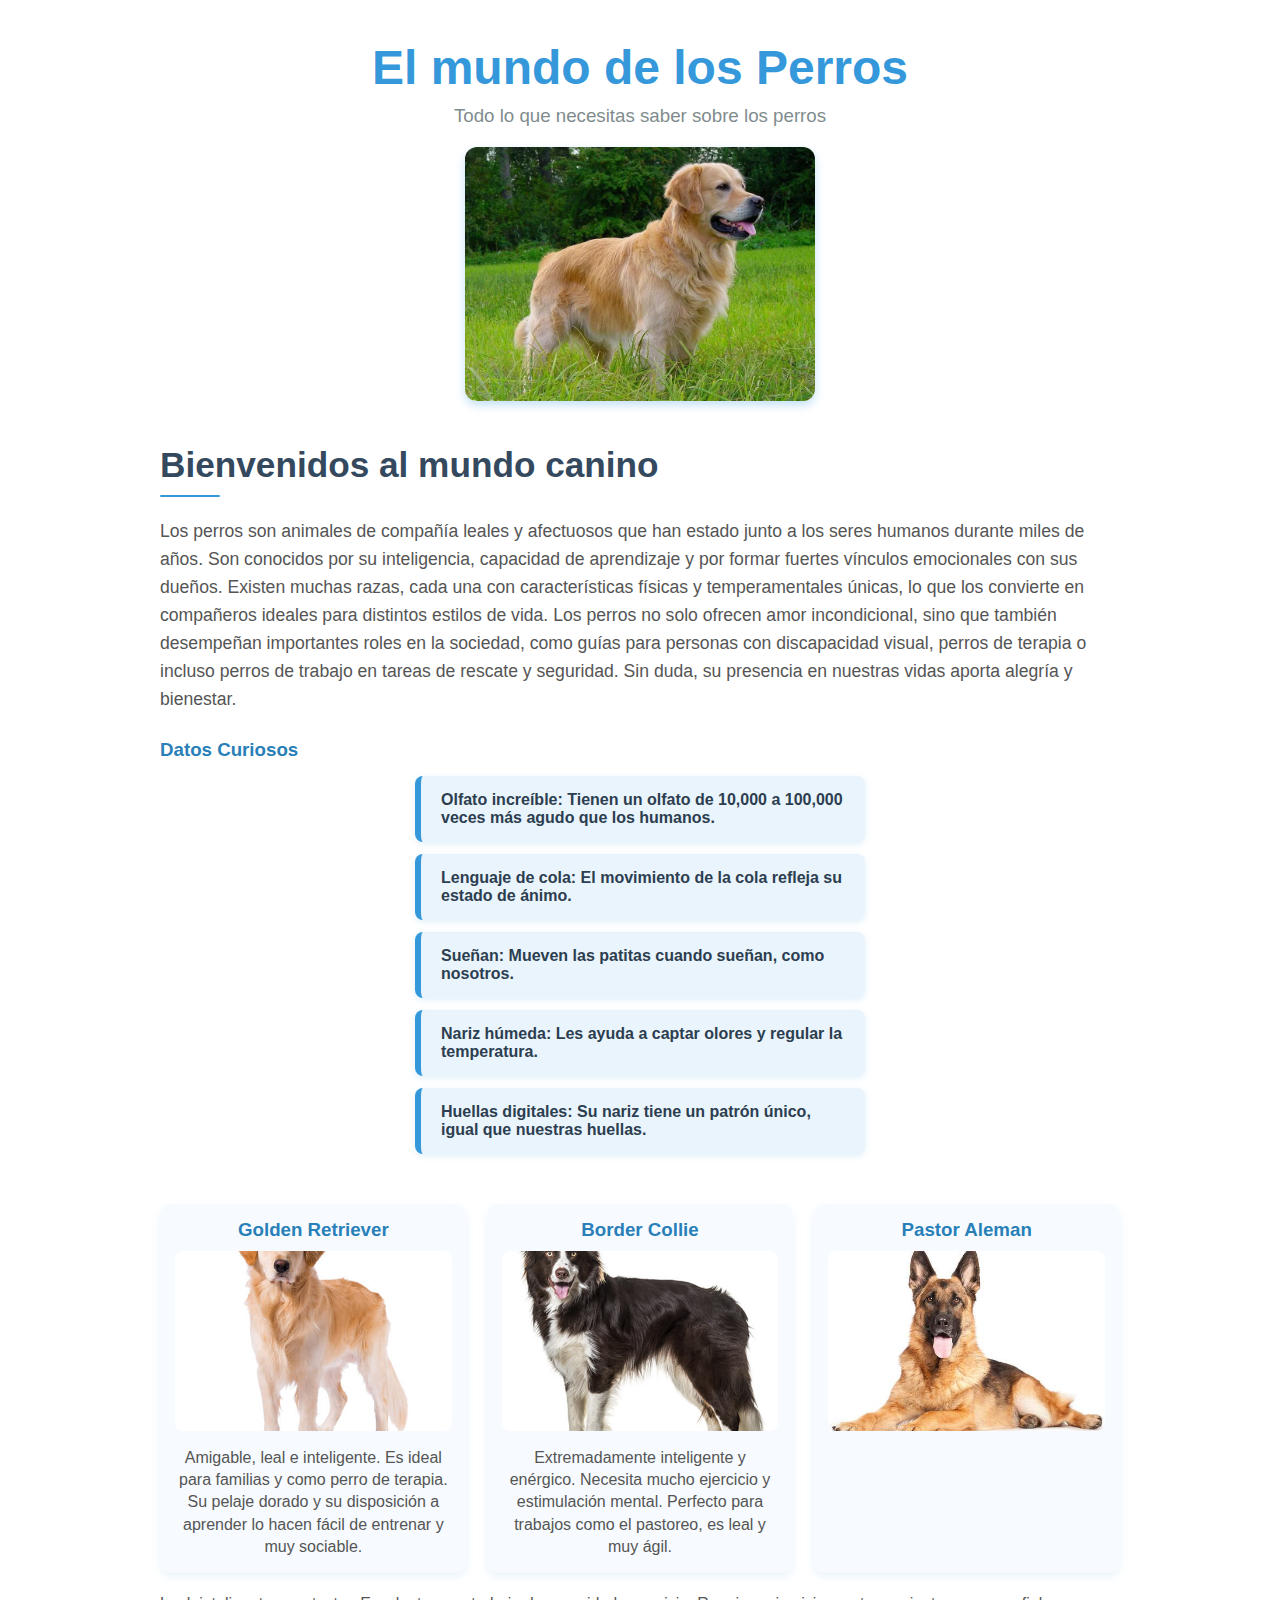
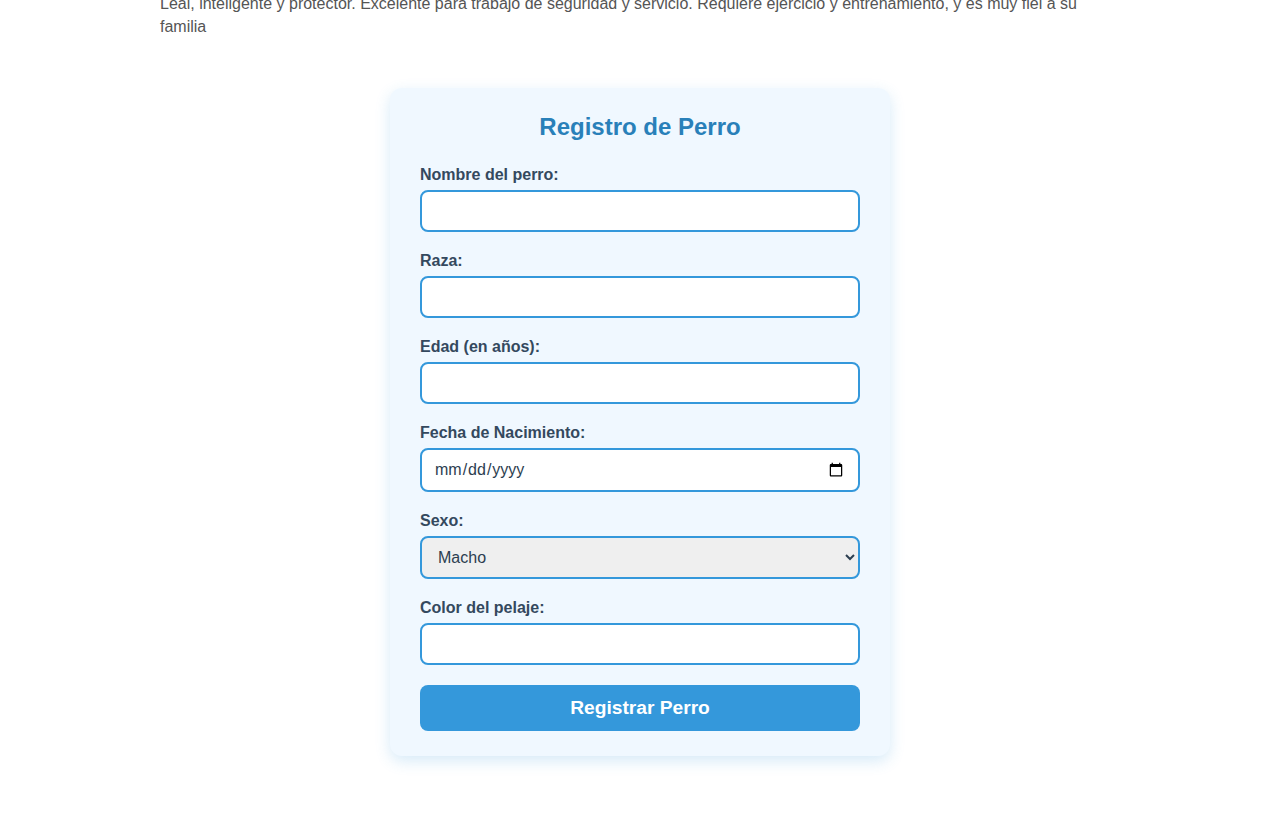
<file: ActividadRepaso1/index.html>
<!DOCTYPE html>
<html lang="en">
  <head>
    <meta charset="UTF-8" />
    <meta name="viewport" content="width=device-width, initial-scale=1.0" />
    <title>Document</title>
    <link rel="stylesheet" href="./style.css" />
  </head>
  <body>
    <div class="container">
      <div class="portada">
        <h1>El mundo de los Perros</h1>
        <h3>Todo lo que necesitas saber sobre los perros</h3>
        <img src="./img/golden-retriever.webp" alt="golden-retriever" />
      </div>
      <div class="information">
        <h1>Bienvenidos al mundo canino</h1>
        <hr />
        <p>
          Los perros son animales de compañía leales y afectuosos que han estado
          junto a los seres humanos durante miles de años. Son conocidos por su
          inteligencia, capacidad de aprendizaje y por formar fuertes vínculos
          emocionales con sus dueños. Existen muchas razas, cada una con
          características físicas y temperamentales únicas, lo que los convierte
          en compañeros ideales para distintos estilos de vida. Los perros no
          solo ofrecen amor incondicional, sino que también desempeñan
          importantes roles en la sociedad, como guías para personas con
          discapacidad visual, perros de terapia o incluso perros de trabajo en
          tareas de rescate y seguridad. Sin duda, su presencia en nuestras
          vidas aporta alegría y bienestar.
        </p>
        <h3>Datos Curiosos</h3>
        <ul>
          <li>
            Olfato increíble: Tienen un olfato de 10,000 a 100,000 veces más
            agudo que los humanos.
          </li>
          <li>
            Lenguaje de cola: El movimiento de la cola refleja su estado de
            ánimo.
          </li>
          <li>Sueñan: Mueven las patitas cuando sueñan, como nosotros.</li>
          <li>
            Nariz húmeda: Les ayuda a captar olores y regular la temperatura.
          </li>
          <li>
            Huellas digitales: Su nariz tiene un patrón único, igual que
            nuestras huellas.
          </li>
        </ul>
      </div>
      <div class="galeria">
        <div>
          <h3>Golden Retriever</h3>
          <img
            src="./img/BREED Hero_0059_golden_retriever.jpg"
            alt="golden-retriever"
          />
          <p>
            Amigable, leal e inteligente. Es ideal para familias y como perro de
            terapia. Su pelaje dorado y su disposición a aprender lo hacen fácil
            de entrenar y muy sociable.
          </p>
        </div>
        <div>
          <h3>Border Collie</h3>
          <img
            src="./img/BREED Hero_0018_border_collie.jpg"
            alt="Border Collie"
          />
          <p>
            Extremadamente inteligente y enérgico. Necesita mucho ejercicio y
            estimulación mental. Perfecto para trabajos como el pastoreo, es
            leal y muy ágil.
          </p>
        </div>
        <div>
          <h3>Pastor Aleman</h3>
          <img
            src="./img/sitesdefaultfilesstylessquare_medium_440x440public2022-07German-Shepherd-Dog.jpg"
            alt="Pastor Aleman"
          />
        </div>
        <p>
          Leal, inteligente y protector. Excelente para trabajo de seguridad y
          servicio. Requiere ejercicio y entrenamiento, y es muy fiel a su
          familia
        </p>
      </div>
      <div class="form-container">
        <h2>Registro de Perro</h2>
        <form action="#" method="POST">
          <label for="nombre">Nombre del perro:</label>
          <input type="text" id="nombre" name="nombre" required />

          <label for="raza">Raza:</label>
          <input type="text" id="raza" name="raza" required />

          <label for="edad">Edad (en años):</label>
          <input type="number" id="edad" name="edad" min="0" required />

          <label for="fechaNacimiento">Fecha de Nacimiento:</label>
          <input
            type="date"
            id="fechaNacimiento"
            name="fechaNacimiento"
            required
          />

          <label for="sexo">Sexo:</label>
          <select id="sexo" name="sexo" required>
            <option value="macho">Macho</option>
            <option value="hembra">Hembra</option>
          </select>

          <label for="color">Color del pelaje:</label>
          <input type="text" id="color" name="color" required />

          <button type="submit">Registrar Perro</button>
        </form>
      </div>
    </div>
  </body>
</html>
</file>
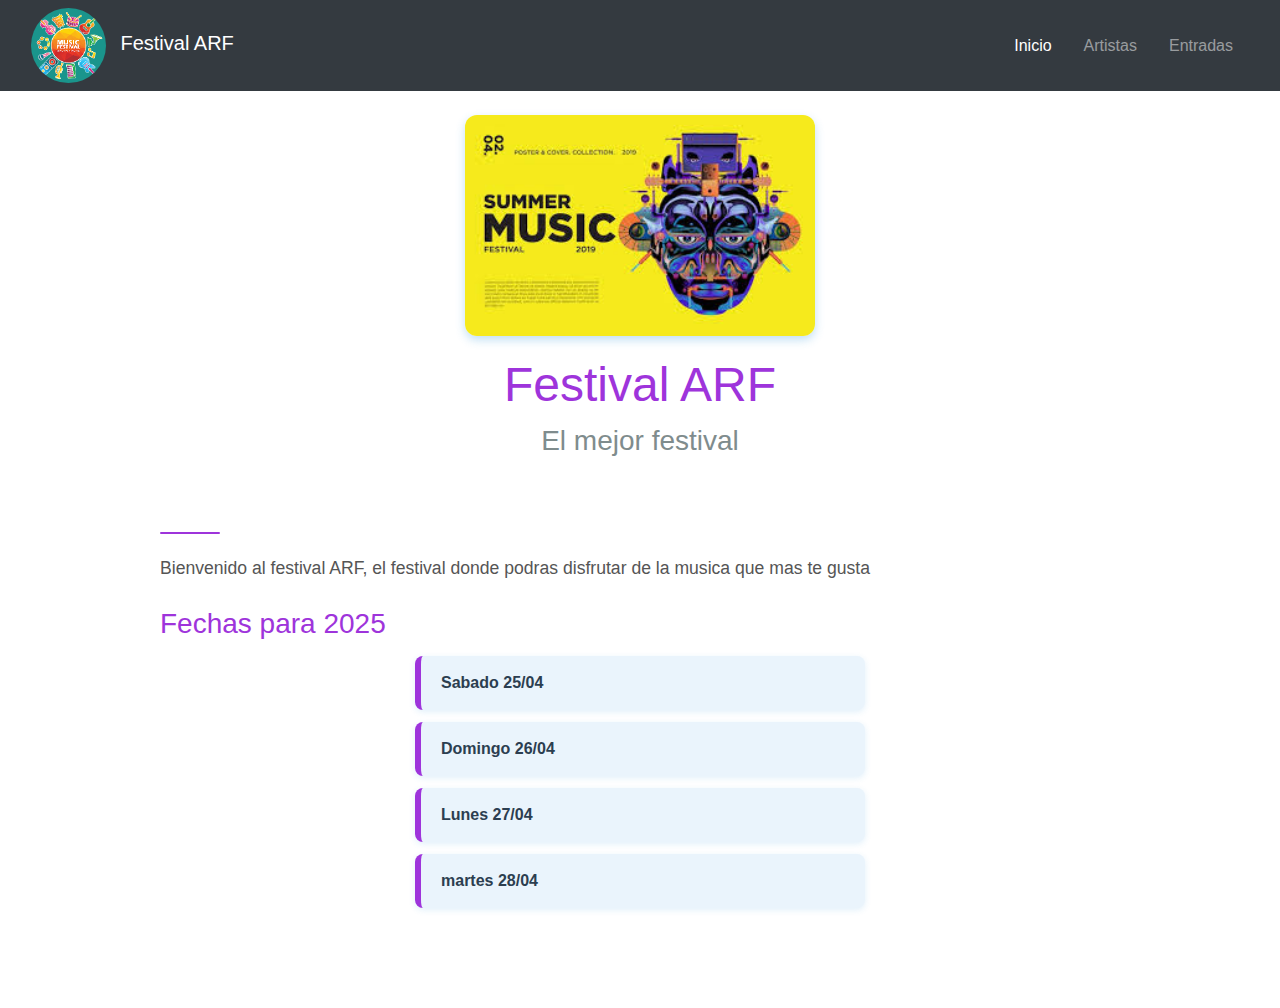
<file: AE1_ARF/index.html>
<!DOCTYPE html>
<html lang="es">
  <head>
    <meta charset="UTF-8" />
    <meta name="viewport" content="width=device-width, initial-scale=1" />
    <meta name="author" content="XXXXXXXX" />
    <title>Actividad evaluable</title>
    <link rel="stylesheet" href="bootstrap/css/bootstrap.min.css" />
    <link rel="stylesheet" href="css/estilos.css" />
    <link rel="stylesheet" href="style.css" />
  </head>
  <body>
    <nav class="navbar navbar-expand-lg navbar-dark bg-dark">
      <div class="container-fluid">
        <div class="div-logo"><img class="logo" src="img/img8.png" alt="festival-logo" /> <a class="navbar-brand" href="#">Festival ARF</a></div>
        <input type="checkbox" id="nav-toggle" class="nav-toggle" aria-hidden="true" />
        <label for="nav-toggle" class="navbar-toggler d-lg-none" aria-controls="menu" aria-label="Abrir menú">
          <span class="navbar-toggler-icon"></span>
        </label>
        <div id="menu" class="nav-collapse">
          <ul class="navbar-nav ms-auto">
            <li class="nav-item"><a class="nav-link active" href="index.html">Inicio</a></li>
            <li class="nav-item"><a class="nav-link" href="artistas.html">Artistas</a></li>
            <li class="nav-item"><a class="nav-link" href="Entradas.html">Entradas</a></li>
          </ul>
        </div>
      </div>
    </nav>

    <main class="container mt-4">
      <div class="portada">
        <img src="img/img16.jpg " alt="Presentacion del festival" style="width: 500px" />
        <h1>Festival ARF</h1>
        <h3>El mejor festival</h3>
      </div>
      <div class="information">
        <hr />
        <p>Bienvenido al festival ARF, el festival donde podras disfrutar de la musica que mas te gusta</p>

        <h3>Fechas para 2025</h3>
        <ul>
          <li>Sabado 25/04</li>
          <li>Domingo 26/04</li>
          <li>Lunes 27/04</li>
          <li>martes 28/04</li>
        </ul>
      </div>
    </main>
  </body>
</html>
</file>
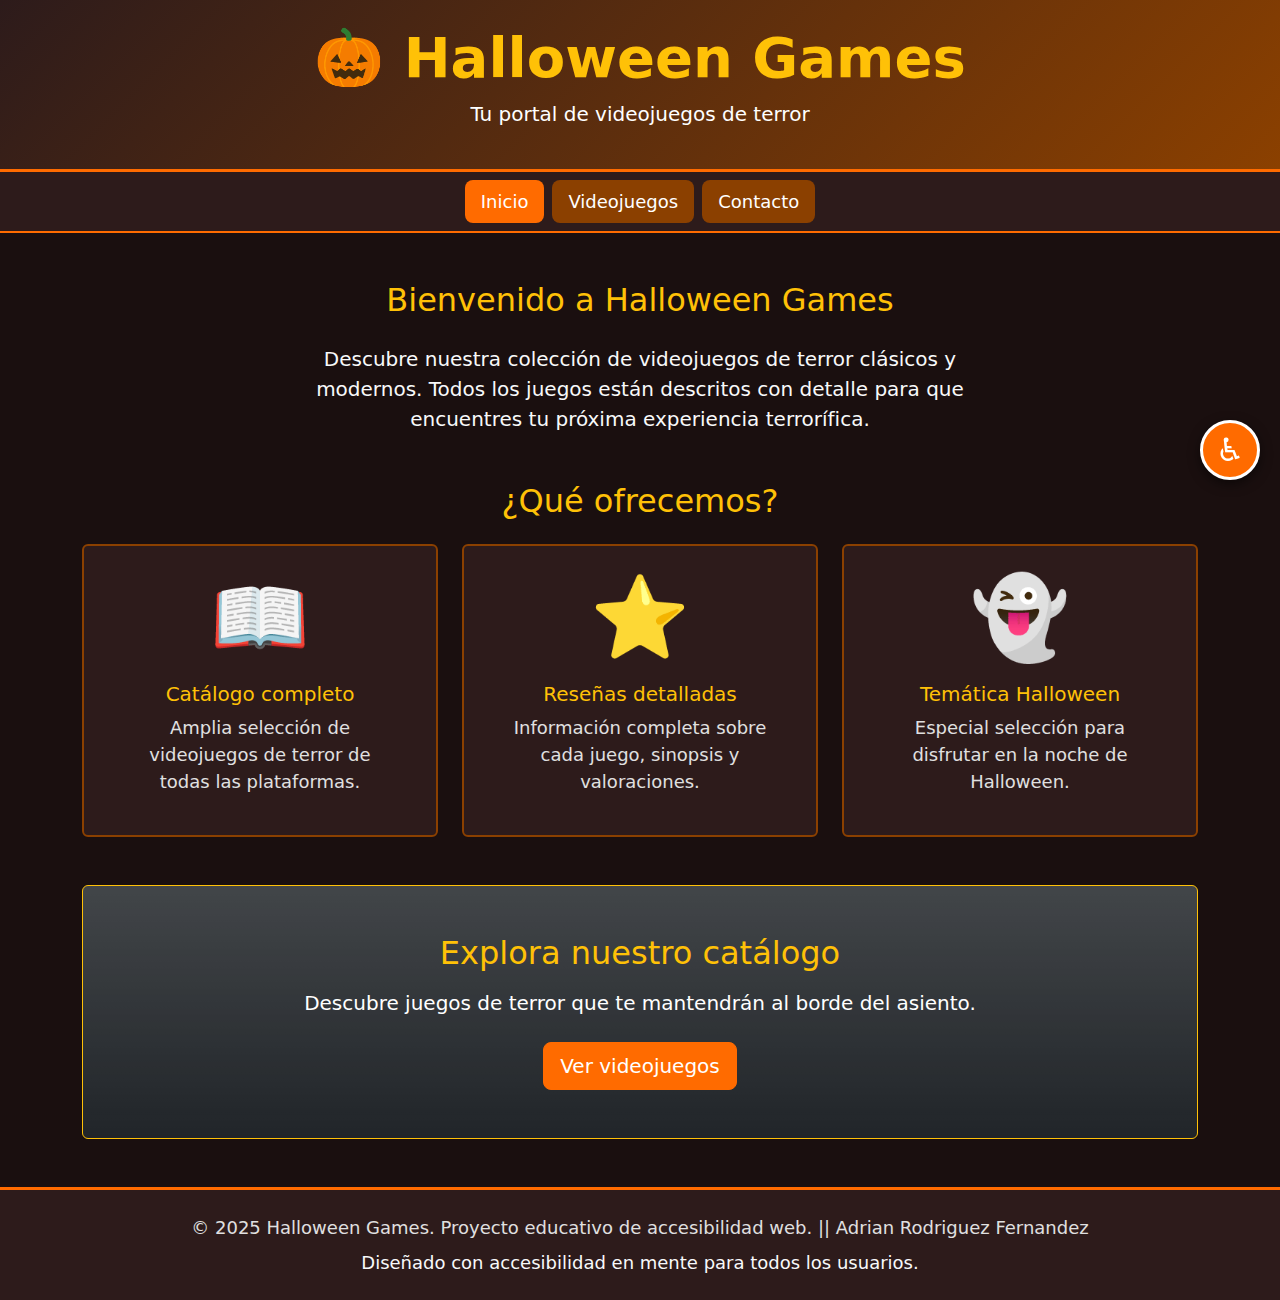
<file: pagina_haloween/index.html>
<!DOCTYPE html>
<html lang="es">
  <head>
    <meta charset="UTF-8" />
    <meta name="viewport" content="width=device-width, initial-scale=1.0" />
    <meta name="description" content="Videojuegos de terror y Halloween - Catálogo accesible de juegos de miedo" />
    <title>Halloween Games - Inicio</title>
    <link href="https://cdn.jsdelivr.net/npm/bootstrap@5.3.0/dist/css/bootstrap.min.css" rel="stylesheet" />
    <link rel="stylesheet" href="style.css" />
  </head>
  <body>
    <!-- Panel de Accesibilidad -->
    <div class="accessibility-panel" id="accessibilityPanel" role="region" aria-label="Herramientas de accesibilidad">
      <button class="accessibility-toggle" id="accessibilityToggle" aria-label="Abrir panel de accesibilidad" aria-expanded="false">♿</button>
      <div class="accessibility-content" id="accessibilityContent">
        <h3 class="h6 mb-3">Herramientas de Accesibilidad</h3>
        <div class="d-grid gap-2">
          <button class="btn btn-sm btn-outline-light" id="increaseFont" aria-label="Aumentar tamaño de texto">🔍+ Aumentar Texto</button>
          <button class="btn btn-sm btn-outline-light" id="decreaseFont" aria-label="Disminuir tamaño de texto">🔍- Reducir Texto</button>
          <button class="btn btn-sm btn-outline-light" id="toggleContrast" aria-label="Activar alto contraste">⚫⚪ Alto Contraste</button>
          <button class="btn btn-sm btn-outline-light" id="toggleReadable" aria-label="Activar fuente legible">📖 Fuente Legible</button>
          <button class="btn btn-sm btn-outline-light" id="resetAccessibility" aria-label="Restablecer opciones">🔄 Restablecer</button>
        </div>
      </div>
    </div>

    <header role="banner" class="py-4 text-center">
      <h1 class="display-4 fw-bold text-warning">🎃 Halloween Games</h1>
      <p class="lead">Tu portal de videojuegos de terror</p>
    </header>

    <nav class="navbar navbar-expand-lg sticky-top" role="navigation" aria-label="Menú principal">
      <div class="container-fluid justify-content-center">
        <button class="navbar-toggler" type="button" data-bs-toggle="collapse" data-bs-target="#navbarNav">
          <span class="navbar-toggler-icon"></span>
        </button>
        <div class="collapse navbar-collapse justify-content-center" id="navbarNav">
          <ul class="navbar-nav">
            <li class="nav-item"><a href="index.html" class="nav-link active" aria-current="page">Inicio</a></li>
            <li class="nav-item"><a href="peliculas.html" class="nav-link">Videojuegos</a></li>
            <li class="nav-item"><a href="contacto.html" class="nav-link">Contacto</a></li>
          </ul>
        </div>
      </div>
    </nav>

    <main id="main-content" role="main" class="container my-5">
      <section class="text-center mb-5">
        <h2 class="text-warning mb-4">Bienvenido a Halloween Games</h2>
        <p class="lead text-light mx-auto" style="max-width: 700px">
          Descubre nuestra colección de videojuegos de terror clásicos y modernos. Todos los juegos están descritos con detalle para que encuentres tu próxima experiencia
          terrorífica.
        </p>
      </section>

      <section class="mb-5" aria-label="Características principales">
        <h2 class="text-warning text-center mb-4">¿Qué ofrecemos?</h2>
        <div class="row g-4">
          <div class="col-md-4">
            <div class="card h-100 text-center p-4">
              <div class="display-1" aria-hidden="true">📖</div>
              <div class="card-body">
                <h3 class="card-title h5 text-warning">Catálogo completo</h3>
                <p class="card-text">Amplia selección de videojuegos de terror de todas las plataformas.</p>
              </div>
            </div>
          </div>
          <div class="col-md-4">
            <div class="card h-100 text-center p-4">
              <div class="display-1" aria-hidden="true">⭐</div>
              <div class="card-body">
                <h3 class="card-title h5 text-warning">Reseñas detalladas</h3>
                <p class="card-text">Información completa sobre cada juego, sinopsis y valoraciones.</p>
              </div>
            </div>
          </div>
          <div class="col-md-4">
            <div class="card h-100 text-center p-4">
              <div class="display-1" aria-hidden="true">👻</div>
              <div class="card-body">
                <h3 class="card-title h5 text-warning">Temática Halloween</h3>
                <p class="card-text">Especial selección para disfrutar en la noche de Halloween.</p>
              </div>
            </div>
          </div>
        </div>
      </section>

      <section class="text-center bg-dark bg-gradient p-5 rounded border border-warning">
        <h2 class="text-warning mb-3">Explora nuestro catálogo</h2>
        <p class="lead mb-4">Descubre juegos de terror que te mantendrán al borde del asiento.</p>
        <a href="peliculas.html" class="btn btn-primary btn-lg">Ver videojuegos</a>
      </section>
    </main>

    <footer role="contentinfo" class="text-center py-4 mt-5">
      <p class="mb-2">&copy; 2025 Halloween Games. Proyecto educativo de accesibilidad web. || Adrian Rodriguez Fernandez</p>
      <p class="mb-0 text-light">Diseñado con accesibilidad en mente para todos los usuarios.</p>
    </footer>

    <script src="https://cdn.jsdelivr.net/npm/bootstrap@5.3.0/dist/js/bootstrap.bundle.min.js"></script>
    <script src="accessibility.js"></script>
  </body>
</html>
</file>
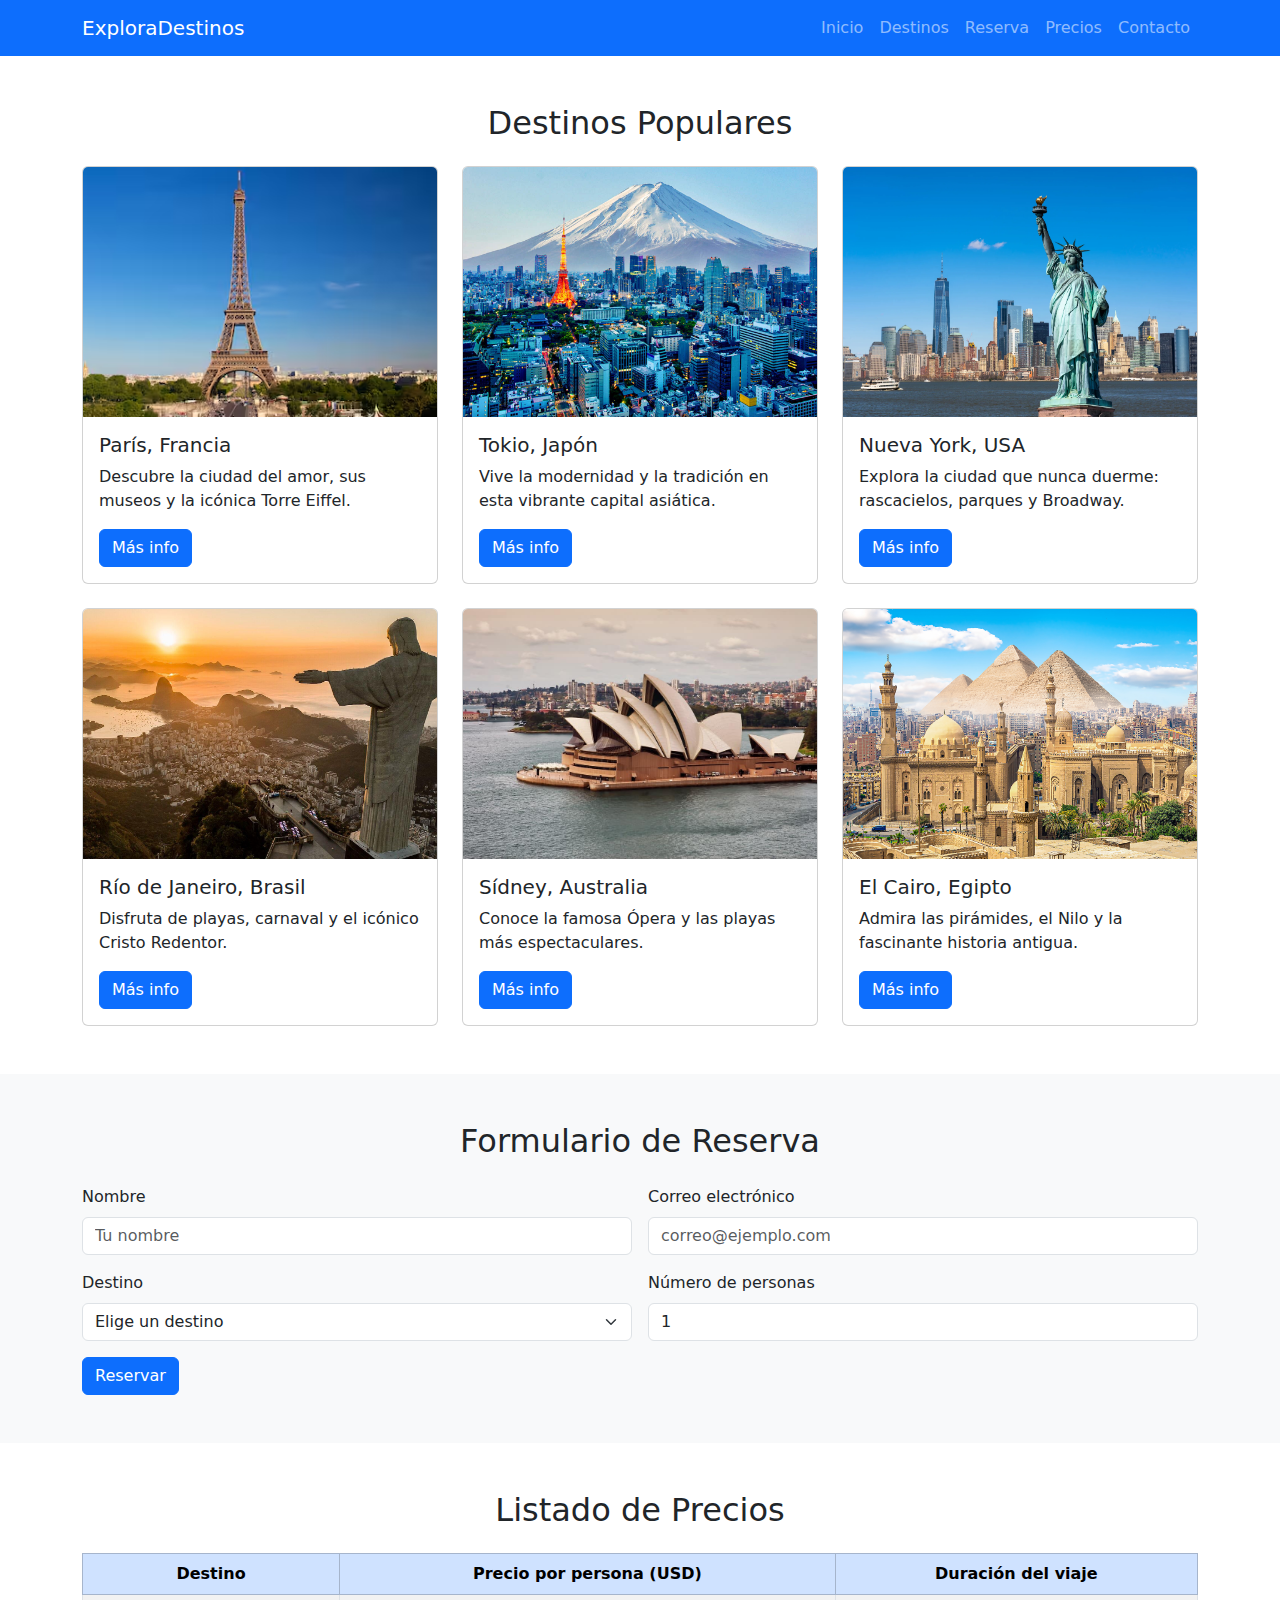
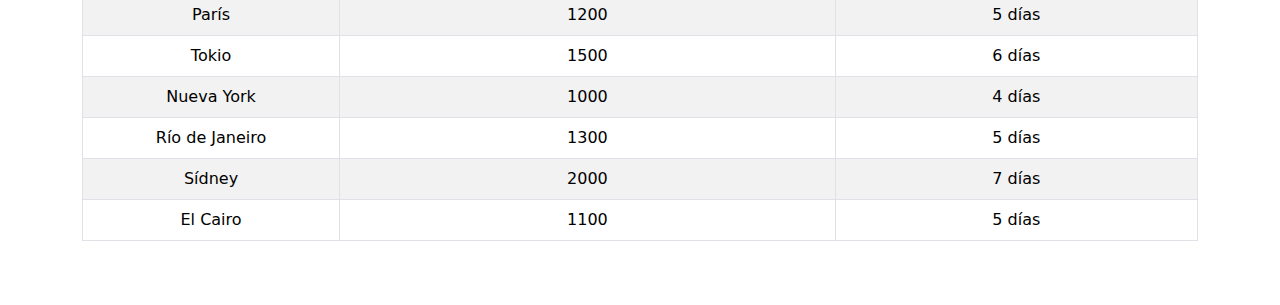
<file: PaginaResponsive/index.html>
<!DOCTYPE html>
<html lang="es">
  <head>
    <meta charset="UTF-8" />
    <meta name="viewport" content="width=device-width, initial-scale=1.0" />
    <title>Explora Destinos</title>
    <!-- Bootstrap CSS -->
    <link href="https://cdn.jsdelivr.net/npm/bootstrap@5.3.2/dist/css/bootstrap.min.css" rel="stylesheet" />
    <style>
      .card-img-top {
        height: 250px; /* altura fija para todas las imágenes */
        object-fit: cover; /* recorta y ajusta la imagen */
      }
    </style>
  </head>
  <body>
    <!-- Menú de navegación -->
    <nav class="navbar navbar-expand-lg navbar-dark bg-primary">
      <div class="container">
        <a class="navbar-brand" href="#">ExploraDestinos</a>
        <button class="navbar-toggler" type="button" data-bs-toggle="collapse" data-bs-target="#navbarNav">
          <span class="navbar-toggler-icon"></span>
        </button>
        <div class="collapse navbar-collapse" id="navbarNav">
          <ul class="navbar-nav ms-auto">
            <li class="nav-item"><a class="nav-link" href="#">Inicio</a></li>
            <li class="nav-item"><a class="nav-link" href="#destinos">Destinos</a></li>
            <li class="nav-item"><a class="nav-link" href="#reserva">Reserva</a></li>
            <li class="nav-item"><a class="nav-link" href="#precios">Precios</a></li>
            <li class="nav-item"><a class="nav-link" href="#">Contacto</a></li>
          </ul>
        </div>
      </div>
    </nav>

    <!-- Sección de Cards -->
    <section id="destinos" class="py-5">
      <div class="container">
        <h2 class="mb-4 text-center">Destinos Populares</h2>
        <div class="row g-4">
          <!-- Card 1 -->
          <div class="col-md-4">
            <div class="card h-100">
              <img src="./img/474240-Left-Bank-Paris.avif" class="card-img-top" alt="París" />
              <div class="card-body">
                <h5 class="card-title">París, Francia</h5>
                <p class="card-text">Descubre la ciudad del amor, sus museos y la icónica Torre Eiffel.</p>
                <a href="#" class="btn btn-primary">Más info</a>
              </div>
            </div>
          </div>
          <!-- Card 2 -->
          <div class="col-md-4">
            <div class="card h-100">
              <img src="./img/tokio_133ce43a_1284581217_240903122054_1280x854.jpg" class="card-img-top" alt="Tokio" />
              <div class="card-body">
                <h5 class="card-title">Tokio, Japón</h5>
                <p class="card-text">Vive la modernidad y la tradición en esta vibrante capital asiática.</p>
                <a href="#" class="btn btn-primary">Más info</a>
              </div>
            </div>
          </div>
          <!-- Card 3 -->
          <div class="col-md-4">
            <div class="card h-100">
              <img src="./img/new-york.webp" class="card-img-top" alt="Nueva York" />
              <div class="card-body">
                <h5 class="card-title">Nueva York, USA</h5>
                <p class="card-text">Explora la ciudad que nunca duerme: rascacielos, parques y Broadway.</p>
                <a href="#" class="btn btn-primary">Más info</a>
              </div>
            </div>
          </div>
          <!-- Card 4 -->
          <div class="col-md-4">
            <div class="card h-100">
              <img src="./img/746c4dd3-2aff-41db-a8ff-6768f787cf9d_source-aspect-ratio_1600w_0.jpg" class="card-img-top" alt="Río de Janeiro" />
              <div class="card-body">
                <h5 class="card-title">Río de Janeiro, Brasil</h5>
                <p class="card-text">Disfruta de playas, carnaval y el icónico Cristo Redentor.</p>
                <a href="#" class="btn btn-primary">Más info</a>
              </div>
            </div>
          </div>
          <!-- Card 5 -->
          <div class="col-md-4">
            <div class="card h-100">
              <img src="./img/que-hacer-sidney-6.jpg" class="card-img-top" alt="Sídney" />
              <div class="card-body">
                <h5 class="card-title">Sídney, Australia</h5>
                <p class="card-text">Conoce la famosa Ópera y las playas más espectaculares.</p>
                <a href="#" class="btn btn-primary">Más info</a>
              </div>
            </div>
          </div>
          <!-- Card 6 -->
          <div class="col-md-4">
            <div class="card h-100">
              <img src="./img/el-cairo1.jpg" class="card-img-top" alt="El Cairo" />
              <div class="card-body">
                <h5 class="card-title">El Cairo, Egipto</h5>
                <p class="card-text">Admira las pirámides, el Nilo y la fascinante historia antigua.</p>
                <a href="#" class="btn btn-primary">Más info</a>
              </div>
            </div>
          </div>
        </div>
      </div>
    </section>

    <!-- Sección de Formulario -->
    <section id="reserva" class="py-5 bg-light">
      <div class="container">
        <h2 class="mb-4 text-center">Formulario de Reserva</h2>
        <form>
          <div class="row g-3">
            <div class="col-md-6">
              <label for="nombre" class="form-label">Nombre</label>
              <input type="text" class="form-control" id="nombre" placeholder="Tu nombre" />
            </div>
            <div class="col-md-6">
              <label for="email" class="form-label">Correo electrónico</label>
              <input type="email" class="form-control" id="email" placeholder="correo@ejemplo.com" />
            </div>
            <div class="col-md-6">
              <label for="destino" class="form-label">Destino</label>
              <select class="form-select" id="destino">
                <option selected>Elige un destino</option>
                <option>París</option>
                <option>Tokio</option>
                <option>Nueva York</option>
                <option>Río de Janeiro</option>
                <option>Sídney</option>
                <option>El Cairo</option>
              </select>
            </div>
            <div class="col-md-6">
              <label for="personas" class="form-label">Número de personas</label>
              <input type="number" class="form-control" id="personas" min="1" value="1" />
            </div>
            <div class="col-12">
              <button type="submit" class="btn btn-primary">Reservar</button>
            </div>
          </div>
        </form>
      </div>
    </section>

    <!-- Sección de Tabla -->
    <section id="precios" class="py-5">
      <div class="container">
        <h2 class="mb-4 text-center">Listado de Precios</h2>
        <div class="table-responsive">
          <table class="table table-bordered table-striped text-center">
            <thead class="table-primary">
              <tr>
                <th>Destino</th>
                <th>Precio por persona (USD)</th>
                <th>Duración del viaje</th>
              </tr>
            </thead>
            <tbody>
              <tr>
                <td>París</td>
                <td>1200</td>
                <td>5 días</td>
              </tr>
              <tr>
                <td>Tokio</td>
                <td>1500</td>
                <td>6 días</td>
              </tr>
              <tr>
                <td>Nueva York</td>
                <td>1000</td>
                <td>4 días</td>
              </tr>
              <tr>
                <td>Río de Janeiro</td>
                <td>1300</td>
                <td>5 días</td>
              </tr>
              <tr>
                <td>Sídney</td>
                <td>2000</td>
                <td>7 días</td>
              </tr>
              <tr>
                <td>El Cairo</td>
                <td>1100</td>
                <td>5 días</td>
              </tr>
            </tbody>
          </table>
        </div>
      </div>
    </section>

    <!-- Bootstrap JS -->
    <script src="https://cdn.jsdelivr.net/npm/bootstrap@5.3.2/dist/js/bootstrap.bundle.min.js"></script>
  </body>
</html>
</file>
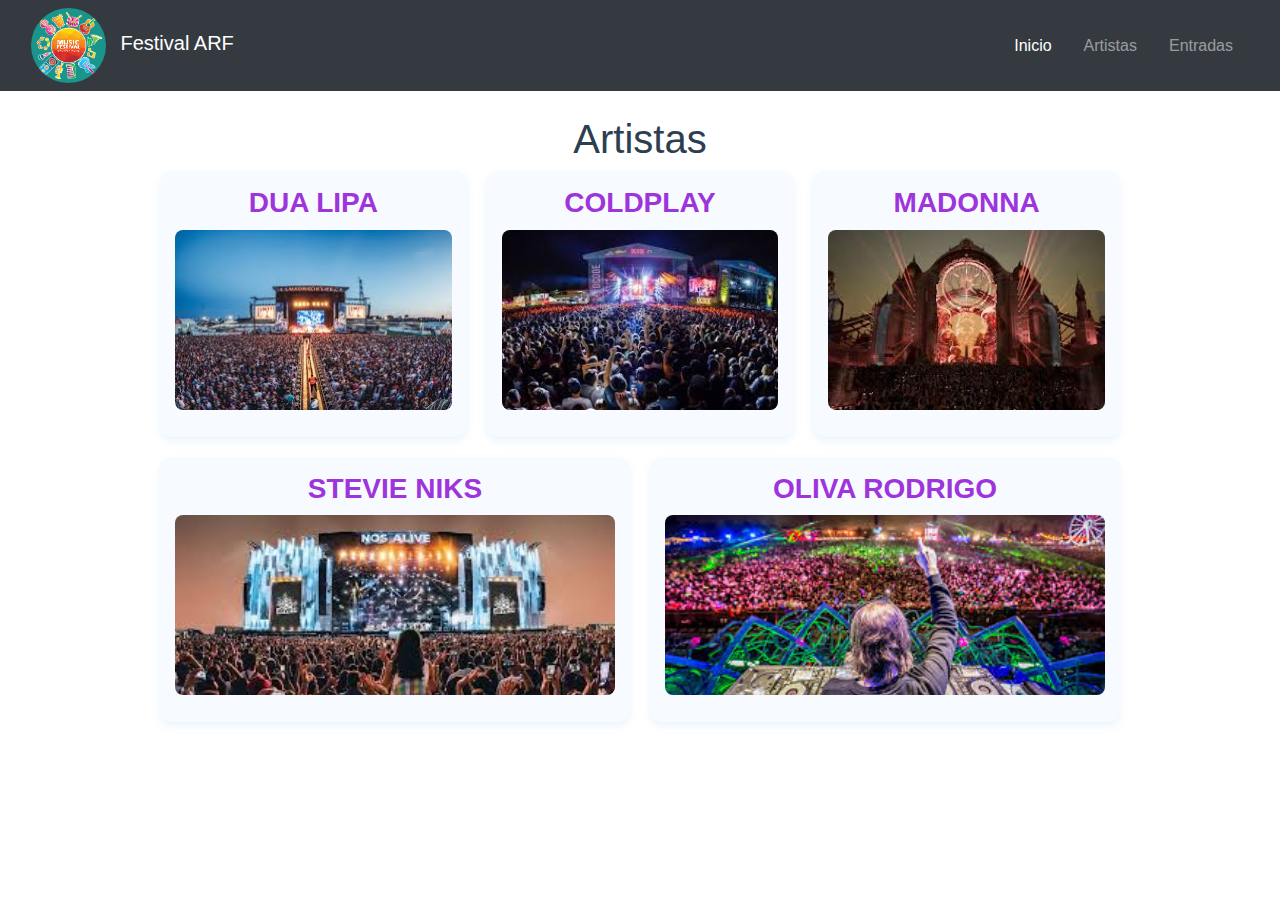
<file: AE1_ARF/artistas.html>
<!DOCTYPE html>
<html lang="es">
  <head>
    <meta charset="UTF-8" />
    <meta name="viewport" content="width=device-width, initial-scale=1" />
    <meta name="author" content="XXXXXXXX" />
    <title>Actividad evaluable</title>
    <link rel="stylesheet" href="bootstrap/css/bootstrap.min.css" />
    <link rel="stylesheet" href="css/estilos.css" />
    <link rel="stylesheet" href="style.css" />
  </head>
  <body>
    <nav class="navbar navbar-expand-lg navbar-dark bg-dark">
      <div class="container-fluid">
        <div class="div-logo"><img class="logo" src="img/img8.png" alt="festival-logo" /> <a class="navbar-brand" href="#">Festival ARF</a></div>
        <input type="checkbox" id="nav-toggle" class="nav-toggle" aria-hidden="true" />
        <label for="nav-toggle" class="navbar-toggler d-lg-none" aria-controls="menu" aria-label="Abrir menú">
          <span class="navbar-toggler-icon"></span>
        </label>
        <div id="menu" class="nav-collapse">
          <ul class="navbar-nav ms-auto">
            <li class="nav-item"><a class="nav-link active" href="index.html">Inicio</a></li>
            <li class="nav-item"><a class="nav-link" href="artistas.html">Artistas</a></li>
            <li class="nav-item"><a class="nav-link" href="Entradas.html">Entradas</a></li>
          </ul>
        </div>
      </div>
    </nav>

    <main class="container mt-4">
      <h1 class="text-center">Artistas</h1>
      <div class="galeria">
        <div>
          <h3>DUA LIPA</h3>
          <img src="img/img1.jpg" alt="DUA LIPA" />
        </div>
        <div>
          <h3>COLDPLAY</h3>
          <img src="img/img2.jpg" alt="COLDPLAY" />
        </div>
        <div>
          <h3>MADONNA</h3>
          <img src="img/img3.jpg" alt="MADONNA" />
        </div>
        <div>
          <h3>STEVIE NIKS</h3>
          <img src="img/img4.jpg" alt="STEVIE NIKS" />
        </div>
        <div>
          <h3>OLIVA RODRIGO</h3>
          <img src="img/img10.jpg" alt="OLIVA RODRIGO" />
        </div>
      </div>
    </main>
  </body>
</html>
</file>
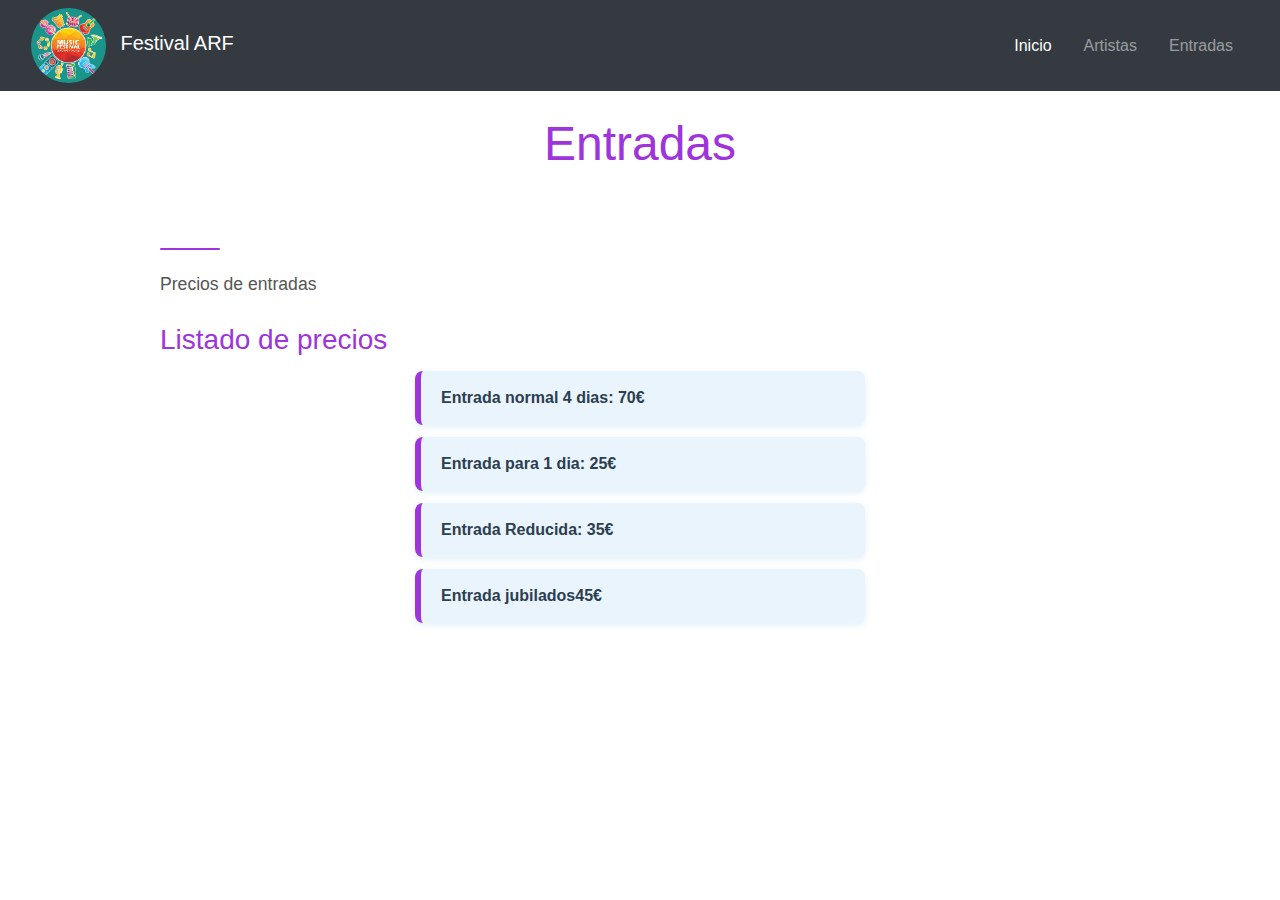
<file: AE1_ARF/Entradas.html>
<!DOCTYPE html>
<html lang="es">
  <head>
    <meta charset="UTF-8" />
    <meta name="viewport" content="width=device-width, initial-scale=1" />
    <meta name="author" content="XXXXXXXX" />
    <title>Actividad evaluable</title>
    <link rel="stylesheet" href="bootstrap/css/bootstrap.min.css" />
    <link rel="stylesheet" href="css/estilos.css" />
    <link rel="stylesheet" href="style.css" />
  </head>
  <body>
    <nav class="navbar navbar-expand-lg navbar-dark bg-dark">
      <div class="container-fluid">
        <div class="div-logo"><img class="logo" src="img/img8.png" alt="festival-logo" /> <a class="navbar-brand" href="#">Festival ARF</a></div>
        <input type="checkbox" id="nav-toggle" class="nav-toggle" aria-hidden="true" />
        <label for="nav-toggle" class="navbar-toggler d-lg-none" aria-controls="menu" aria-label="Abrir menú">
          <span class="navbar-toggler-icon"></span>
        </label>
        <div id="menu" class="nav-collapse">
          <ul class="navbar-nav ms-auto">
            <li class="nav-item"><a class="nav-link active" href="index.html">Inicio</a></li>
            <li class="nav-item"><a class="nav-link" href="artistas.html">Artistas</a></li>
            <li class="nav-item"><a class="nav-link" href="Entradas.html">Entradas</a></li>
          </ul>
        </div>
      </div>
    </nav>

    <main class="container mt-4">
      <div class="portada">
        <h1 class="text-center">Entradas</h1>
      </div>

      <div class="information">
        <hr />
        <p>Precios de entradas</p>

        <h3>Listado de precios</h3>
        <ul>
          <li><strong>Entrada normal 4 dias: </strong> 70€</li>
          <li><strong>Entrada para 1 dia: </strong> 25€</li>
          <li><strong>Entrada Reducida: </strong> 35€</li>
          <li><strong>Entrada jubilados</strong>45€</li>
        </ul>
      </div>
    </main>
  </body>
</html>
</file>
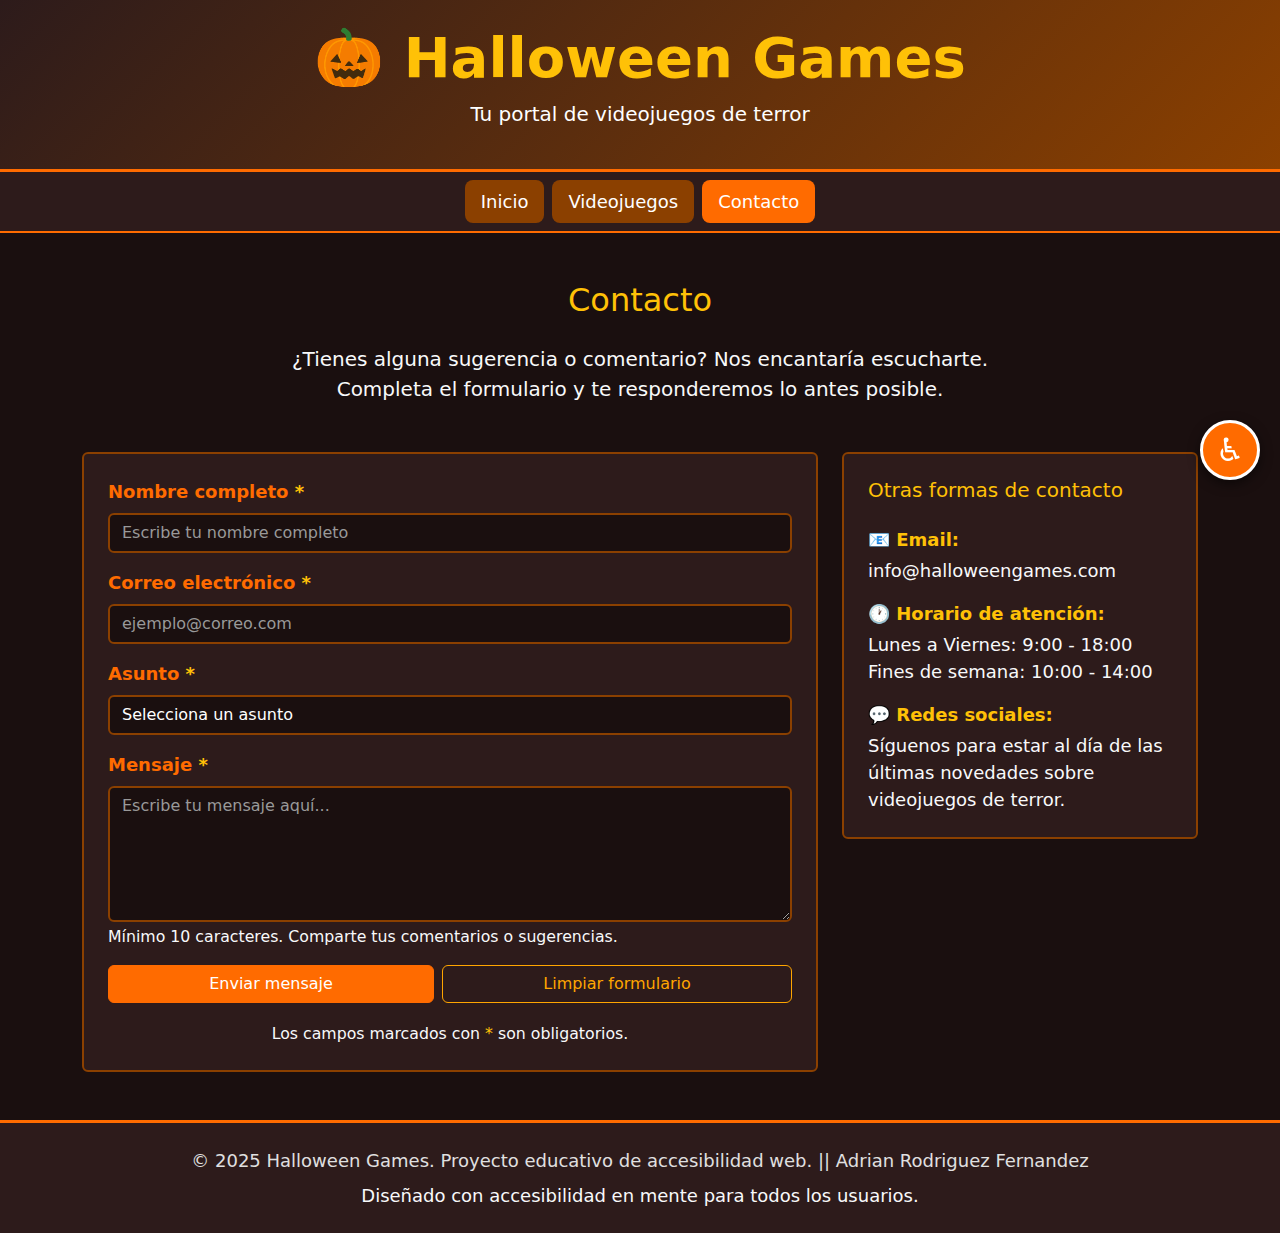
<file: pagina_haloween/contacto.html>
<!DOCTYPE html>
<html lang="es">
  <head>
    <meta charset="UTF-8" />
    <meta name="viewport" content="width=device-width, initial-scale=1.0" />
    <meta name="description" content="Contacta con Halloween Games" />
    <title>Halloween Games - Contacto</title>
    <link href="https://cdn.jsdelivr.net/npm/bootstrap@5.3.0/dist/css/bootstrap.min.css" rel="stylesheet" />
    <link rel="stylesheet" href="style.css" />
  </head>
  <body>
    <!-- Panel de Accesibilidad -->
    <div class="accessibility-panel" id="accessibilityPanel" role="region" aria-label="Herramientas de accesibilidad">
      <button class="accessibility-toggle" id="accessibilityToggle" aria-label="Abrir panel de accesibilidad" aria-expanded="false">♿</button>
      <div class="accessibility-content" id="accessibilityContent">
        <h3 class="h6 mb-3">Herramientas de Accesibilidad</h3>
        <div class="d-grid gap-2">
          <button class="btn btn-sm btn-outline-light" id="increaseFont" aria-label="Aumentar tamaño de texto">🔍+ Aumentar Texto</button>
          <button class="btn btn-sm btn-outline-light" id="decreaseFont" aria-label="Disminuir tamaño de texto">🔍- Reducir Texto</button>
          <button class="btn btn-sm btn-outline-light" id="toggleContrast" aria-label="Activar alto contraste">⚫⚪ Alto Contraste</button>
          <button class="btn btn-sm btn-outline-light" id="toggleReadable" aria-label="Activar fuente legible">📖 Fuente Legible</button>
          <button class="btn btn-sm btn-outline-light" id="resetAccessibility" aria-label="Restablecer opciones">🔄 Restablecer</button>
        </div>
      </div>
    </div>

    <header role="banner" class="py-4 text-center">
      <h1 class="display-4 fw-bold text-warning">🎃 Halloween Games</h1>
      <p class="lead">Tu portal de videojuegos de terror</p>
    </header>

    <nav class="navbar navbar-expand-lg sticky-top" role="navigation" aria-label="Menú principal">
      <div class="container-fluid justify-content-center">
        <button class="navbar-toggler" type="button" data-bs-toggle="collapse" data-bs-target="#navbarNav">
          <span class="navbar-toggler-icon"></span>
        </button>
        <div class="collapse navbar-collapse justify-content-center" id="navbarNav">
          <ul class="navbar-nav">
            <li class="nav-item"><a href="index.html" class="nav-link">Inicio</a></li>
            <li class="nav-item"><a href="peliculas.html" class="nav-link">Videojuegos</a></li>
            <li class="nav-item"><a href="contacto.html" class="nav-link active" aria-current="page">Contacto</a></li>
          </ul>
        </div>
      </div>
    </nav>

    <main id="main-content" role="main" class="container my-5">
      <h2 class="text-warning text-center mb-4">Contacto</h2>
      <p class="lead text-center text-light mb-5" style="max-width: 700px; margin-left: auto; margin-right: auto">
        ¿Tienes alguna sugerencia o comentario? Nos encantaría escucharte. Completa el formulario y te responderemos lo antes posible.
      </p>

      <div class="row g-4">
        <div class="col-lg-8">
          <form class="card p-4" aria-label="Formulario de contacto">
            <div class="mb-3">
              <label for="nombre" class="form-label"> Nombre completo <span class="text-warning">*</span> </label>
              <input type="text" class="form-control" id="nombre" name="nombre" required aria-required="true" placeholder="Escribe tu nombre completo" autocomplete="name" />
            </div>

            <div class="mb-3">
              <label for="email" class="form-label"> Correo electrónico <span class="text-warning">*</span> </label>
              <input type="email" class="form-control" id="email" name="email" required aria-required="true" placeholder="ejemplo@correo.com" autocomplete="email" />
            </div>

            <div class="mb-3">
              <label for="asunto" class="form-label"> Asunto <span class="text-warning">*</span> </label>
              <select class="form-select" id="asunto" name="asunto" required aria-required="true">
                <option value="">Selecciona un asunto</option>
                <option value="sugerencia">Sugerencia de videojuego</option>
                <option value="consulta">Consulta general</option>
                <option value="error">Reportar un error</option>
                <option value="otro">Otro</option>
              </select>
            </div>

            <div class="mb-3">
              <label for="mensaje" class="form-label"> Mensaje <span class="text-warning">*</span> </label>
              <textarea class="form-control" id="mensaje" name="mensaje" rows="5" required aria-required="true" placeholder="Escribe tu mensaje aquí..."></textarea>
              <small class="form-text text-light">Mínimo 10 caracteres. Comparte tus comentarios o sugerencias.</small>
            </div>

            <div class="d-grid gap-2 d-md-flex">
              <button type="submit" class="btn btn-primary flex-md-grow-1">Enviar mensaje</button>
              <button type="reset" class="btn btn-outline-warning flex-md-grow-1">Limpiar formulario</button>
            </div>

            <p class="text-center text-light mt-3 mb-0">
              <small>Los campos marcados con <span class="text-warning">*</span> son obligatorios.</small>
            </p>
          </form>
        </div>

        <aside class="col-lg-4">
          <div class="card p-4" aria-label="Información de contacto adicional">
            <h3 class="h5 text-warning mb-4">Otras formas de contacto</h3>

            <div class="mb-3">
              <p class="mb-1"><strong class="text-warning">📧 Email:</strong></p>
              <a href="mailto:info@halloweengames.com" class="text-light text-decoration-none"> info@halloweengames.com </a>
            </div>

            <div class="mb-3">
              <p class="mb-1"><strong class="text-warning">🕐 Horario de atención:</strong></p>
              <p class="mb-0 text-light">Lunes a Viernes: 9:00 - 18:00</p>
              <p class="mb-0 text-light">Fines de semana: 10:00 - 14:00</p>
            </div>

            <div>
              <p class="mb-1"><strong class="text-warning">💬 Redes sociales:</strong></p>
              <p class="mb-0 text-light">Síguenos para estar al día de las últimas novedades sobre videojuegos de terror.</p>
            </div>
          </div>
        </aside>
      </div>
    </main>

    <footer role="contentinfo" class="text-center py-4 mt-5">
      <p class="mb-2">&copy; 2025 Halloween Games. Proyecto educativo de accesibilidad web. || Adrian Rodriguez Fernandez</p>
      <p class="mb-0 text-light">Diseñado con accesibilidad en mente para todos los usuarios.</p>
    </footer>

    <script src="https://cdn.jsdelivr.net/npm/bootstrap@5.3.0/dist/js/bootstrap.bundle.min.js"></script>
    <script src="accessibility.js"></script>
  </body>
</html>
</file>
<file: AE1_ARF/css/estilos.css>
.nav-toggle {
  position: absolute;
  opacity: 0;
  pointer-events: none;
}

.nav-collapse {
  display: none;
  width: 100%;
  padding-top: 0.5rem;
  padding-bottom: 0.5rem;
}

.nav-toggle:checked ~ .nav-collapse {
  display: block;
}

.nav-collapse .navbar-nav .nav-link {
  padding: 0.5rem 0;
}

@media (min-width: 992px) {
  .navbar-toggler,
  .nav-toggle {
    display: none !important;
  }

  .nav-collapse {
    display: flex !important;
    width: auto;
    padding: 0;
  }

  .nav-collapse .navbar-nav {
    flex-direction: row;
  }

  .nav-collapse .navbar-nav .nav-link {
    padding: 0.5rem 1rem;
  }
}
</file>
<file: AE1_ARF/style.css>
* {
  box-sizing: border-box;
  margin: 0;
  padding: 0;
  font-family: "Segoe UI", Tahoma, Geneva, Verdana, sans-serif;
  color: #2c3e50;
}

/* Contenedor principal */
.container {
  max-width: 1000px;
  margin: 40px auto;
  padding: 0 20px;
}

.logo {
  width: 75px;
  border-radius: 50px;
  margin-right: 10px;
}

/* Portada */
.portada {
  text-align: center;
  margin-bottom: 40px;
}

.portada h1 {
  font-size: 3rem;
  color: #9e34db;
  margin-top: 20px;
  margin-bottom: 10px;
}

.portada h3 {
  font-weight: 400;
  color: #7f8c8d;
  margin-bottom: 20px;
}

.portada img {
  max-width: 350px;
  width: 100%;
  border-radius: 12px;
  box-shadow: 0 4px 10px rgba(52, 152, 219, 0.3);
}

/* Información principal */
.information {
  margin-top: 75px;
  margin-bottom: 100px;
}

.information h1 {
  font-size: 2.2rem;
  margin-bottom: 10px;
  color: #34495e;
}

.information hr {
  border: none;
  height: 2px;
  background: #9e34db;
  width: 60px;
  margin-bottom: 20px;
  border-radius: 2px;
}

.information p {
  font-size: 1.1rem;
  line-height: 1.6;
  color: #555;
  margin-bottom: 25px;
}

/* Lista de datos curiosos */
.information h3 {
  color: #9e34db;
  margin-bottom: 15px;
}

.information ul {
  list-style: none;
  max-width: 450px;
  margin: 0 auto;
  padding: 0;
}

.information ul li {
  background: #eaf4fc;
  margin-bottom: 12px;
  padding: 15px 20px;
  border-left: 6px solid #9e34db;
  border-radius: 8px;
  box-shadow: 0 2px 6px rgba(52, 152, 219, 0.15);
  transition: background-color 0.3s ease;
  font-weight: 600;
  color: #2c3e50;
}

.information ul li:hover {
  background: #d0e9ff;
}

/* Galería */
.galeria {
  display: flex;
  justify-content: space-between;
  gap: 20px;
  margin-bottom: 50px;
  flex-wrap: wrap;
}

.galeria > div {
  flex: 1 1 30%;
  background: #f7fbff;
  border-radius: 12px;
  box-shadow: 0 4px 8px rgba(52, 152, 219, 0.1);
  padding: 15px;
  text-align: center;
  transition: transform 0.3s ease;
}

.galeria h3 {
  color: #9e34db;
  margin-bottom: 10px;
  font-weight: 700;
}

.galeria img {
  width: 100%;
  height: 180px;
  object-fit: cover;
  border-radius: 8px;
  margin-bottom: 12px;
}

.galeria p {
  color: #555;
  font-size: 1rem;
  line-height: 1.4;
}
</file>
<file: pagina_haloween/style.css>
/* Variables */
:root {
  --orange: #ff6b00;
  --dark: #1a0f0f;
}

/* Base */
body {
  background: var(--dark);
  color: #fff;
  font-size: 18px;
}

/* Accesibilidad */
.skip-link {
  position: absolute;
  top: -50px;
  background: var(--orange);
  color: #fff;
  padding: 1rem;
  z-index: 9999;
}
.skip-link:focus {
  top: 0;
}

/* Panel de Accesibilidad */
.accessibility-panel {
  position: fixed;
  right: 20px;
  top: 50%;
  transform: translateY(-50%);
  z-index: 1000;
}

.accessibility-toggle {
  background: var(--orange);
  color: #fff;
  border: 3px solid #fff;
  border-radius: 50%;
  width: 60px;
  height: 60px;
  font-size: 2rem;
  cursor: pointer;
  box-shadow: 0 4px 12px rgba(0, 0, 0, 0.5);
  transition: all 0.3s;
}

.accessibility-toggle:hover,
.accessibility-toggle:focus {
  background: #ffa500;
  transform: scale(1.1);
}

.accessibility-content {
  position: absolute;
  right: 70px;
  top: 0;
  background: #2d1b1b;
  border: 3px solid var(--orange);
  border-radius: 12px;
  padding: 1.5rem;
  min-width: 220px;
  box-shadow: 0 4px 20px rgba(0, 0, 0, 0.7);
  display: none;
}

.accessibility-content.show {
  display: block;
  animation: slideIn 0.3s ease;
}

.accessibility-content h3 {
  color: var(--orange);
  text-align: center;
  margin-bottom: 1rem;
}

.accessibility-content .btn {
  text-align: left;
  font-size: 0.9rem;
}

@keyframes slideIn {
  from {
    opacity: 0;
    transform: translateX(20px);
  }
  to {
    opacity: 1;
    transform: translateX(0);
  }
}

/* Clases de accesibilidad aplicadas */
body.large-text {
  font-size: 22px;
}

body.larger-text {
  font-size: 26px;
}

body.high-contrast {
  background: #000;
  color: #fff;
}

body.high-contrast .card {
  background: #000;
  border: 3px solid #fff;
}

body.high-contrast .navbar {
  background: #000 !important;
  border-color: #fff;
}

body.high-contrast .nav-link {
  background: #000;
  border: 2px solid #fff;
}

body.high-contrast header {
  background: #000;
  border-color: #fff;
}

body.high-contrast footer {
  background: #000;
  border-color: #fff;
}

body.readable-font {
  font-family: "Arial", "Helvetica", sans-serif;
}

body.readable-font * {
  font-family: "Arial", "Helvetica", sans-serif !important;
}

/* Header */
header {
  background: linear-gradient(135deg, #2d1b1b, #8b4000);
  border-bottom: 3px solid var(--orange);
}

/* Navegación */
.navbar {
  background-color: #2d1b1b !important;
  border-bottom: 2px solid var(--orange);
}
.nav-link {
  color: #fff !important;
  background-color: #8b4000;
  border-radius: 8px;
  margin: 0 0.25rem;
  padding: 0.5rem 1rem !important;
}
.nav-link:hover,
.nav-link.active {
  background-color: var(--orange);
}

/* Cards */
.card {
  background: #2d1b1b;
  border: 2px solid #8b4000;
  color: #fff;
}
.card:hover {
  transform: translateY(-5px);
  border-color: var(--orange);
  box-shadow: 0 8px 20px rgba(255, 107, 0, 0.4);
}
.card-body {
  color: #fff;
}
.card-text {
  color: #e0e0e0;
}
.card-img-top {
  background: linear-gradient(135deg, #8b4000, var(--orange));
  padding: 2rem;
  font-size: 5rem;
  text-align: center;
}

/* Botones */
.btn-primary {
  background: var(--orange);
  border-color: var(--orange);
  color: #fff;
}
.btn-primary:hover {
  background: #ffa500;
  border-color: #ffa500;
  color: #fff;
}
.btn-outline-warning {
  color: #ffa500;
  border-color: #ffa500;
}
.btn-outline-warning:hover {
  background: #ffa500;
  color: #000;
}

/* Formularios */
.form-control,
.form-select {
  background: var(--dark);
  border: 2px solid #8b4000;
  color: #fff;
}
.form-control:focus,
.form-select:focus {
  background: var(--dark);
  border-color: var(--orange);
  color: #fff;
  box-shadow: 0 0 0 0.25rem rgba(255, 107, 0, 0.25);
}
.form-control::placeholder {
  color: #999;
}
.form-label {
  color: var(--orange);
  font-weight: bold;
}
.form-check-label {
  color: #e0e0e0;
}

/* Alerts */
.alert {
  color: #e0e0e0;
}

/* Footer */
footer {
  background: #2d1b1b;
  border-top: 3px solid var(--orange);
  color: #e0e0e0;
}
</file>
<file: ActividadRepaso1/style.css>
/* Reset básico */
* {
  box-sizing: border-box;
  margin: 0;
  padding: 0;
  font-family: "Segoe UI", Tahoma, Geneva, Verdana, sans-serif;
  color: #2c3e50;
}

/* Contenedor principal */
.container {
  max-width: 1000px;
  margin: 40px auto;
  padding: 0 20px;
}

/* Portada */
.portada {
  text-align: center;
  margin-bottom: 40px;
}

.portada h1 {
  font-size: 3rem;
  color: #3498db;
  margin-bottom: 10px;
}

.portada h3 {
  font-weight: 400;
  color: #7f8c8d;
  margin-bottom: 20px;
}

.portada img {
  max-width: 350px;
  width: 100%;
  border-radius: 12px;
  box-shadow: 0 4px 10px rgba(52, 152, 219, 0.3);
}

/* Información principal */
.information {
  margin-bottom: 50px;
}

.information h1 {
  font-size: 2.2rem;
  margin-bottom: 10px;
  color: #34495e;
}

.information hr {
  border: none;
  height: 2px;
  background: #3498db;
  width: 60px;
  margin-bottom: 20px;
  border-radius: 2px;
}

.information p {
  font-size: 1.1rem;
  line-height: 1.6;
  color: #555;
  margin-bottom: 25px;
}

/* Lista de datos curiosos */
.information h3 {
  color: #2980b9;
  margin-bottom: 15px;
}

.information ul {
  list-style: none;
  max-width: 450px;
  margin: 0 auto;
  padding: 0;
}

.information ul li {
  background: #eaf4fc;
  margin-bottom: 12px;
  padding: 15px 20px;
  border-left: 6px solid #3498db;
  border-radius: 8px;
  box-shadow: 0 2px 6px rgba(52, 152, 219, 0.15);
  transition: background-color 0.3s ease;
  font-weight: 600;
  color: #2c3e50;
}

.information ul li:hover {
  background: #d0e9ff;
}

/* Galería */
.galeria {
  display: flex;
  justify-content: space-between;
  gap: 20px;
  margin-bottom: 50px;
  flex-wrap: wrap;
}

.galeria > div {
  flex: 1 1 30%;
  background: #f7fbff;
  border-radius: 12px;
  box-shadow: 0 4px 8px rgba(52, 152, 219, 0.1);
  padding: 15px;
  text-align: center;
  transition: transform 0.3s ease;
}

.galeria > div:hover {
  transform: translateY(-6px);
}

.galeria h3 {
  color: #2980b9;
  margin-bottom: 10px;
  font-weight: 700;
}

.galeria img {
  width: 100%;
  height: 180px;
  object-fit: cover;
  border-radius: 8px;
  margin-bottom: 12px;
}

.galeria p {
  color: #555;
  font-size: 1rem;
  line-height: 1.4;
}

/* Nota: El último texto debajo del "Pastor Alemán" lo puse en un párrafo aparte, aquí lo estilizo */
.galeria > div:last-child p {
  margin-top: 10px;
}

/* Formulario */
.form-container {
  max-width: 500px;
  margin: 0 auto 60px auto;
  padding: 25px 30px;
  background: #f0f8ff;
  border-radius: 12px;
  box-shadow: 0 5px 15px rgba(52, 152, 219, 0.2);
}

.form-container h2 {
  text-align: center;
  margin-bottom: 25px;
  color: #2980b9;
  font-weight: 700;
}

.form-container form {
  display: flex;
  flex-direction: column;
}

.form-container label {
  margin-bottom: 6px;
  font-weight: 600;
  color: #34495e;
}

.form-container input,
.form-container select {
  padding: 10px 12px;
  margin-bottom: 20px;
  border: 2px solid #3498db;
  border-radius: 8px;
  font-size: 1rem;
  transition: border-color 0.3s ease;
}

.form-container input:focus,
.form-container select:focus {
  border-color: #2980b9;
  outline: none;
}

.form-container button {
  background-color: #3498db;
  color: white;
  padding: 12px 0;
  font-size: 1.2rem;
  font-weight: 700;
  border: none;
  border-radius: 8px;
  cursor: pointer;
  transition: background-color 0.3s ease;
}

.form-container button:hover {
  background-color: #2980b9;
}

/* Responsive */
@media (max-width: 768px) {
  .galeria {
    flex-direction: column;
  }

  .galeria > div {
    flex: 1 1 100%;
  }
}
</file>
